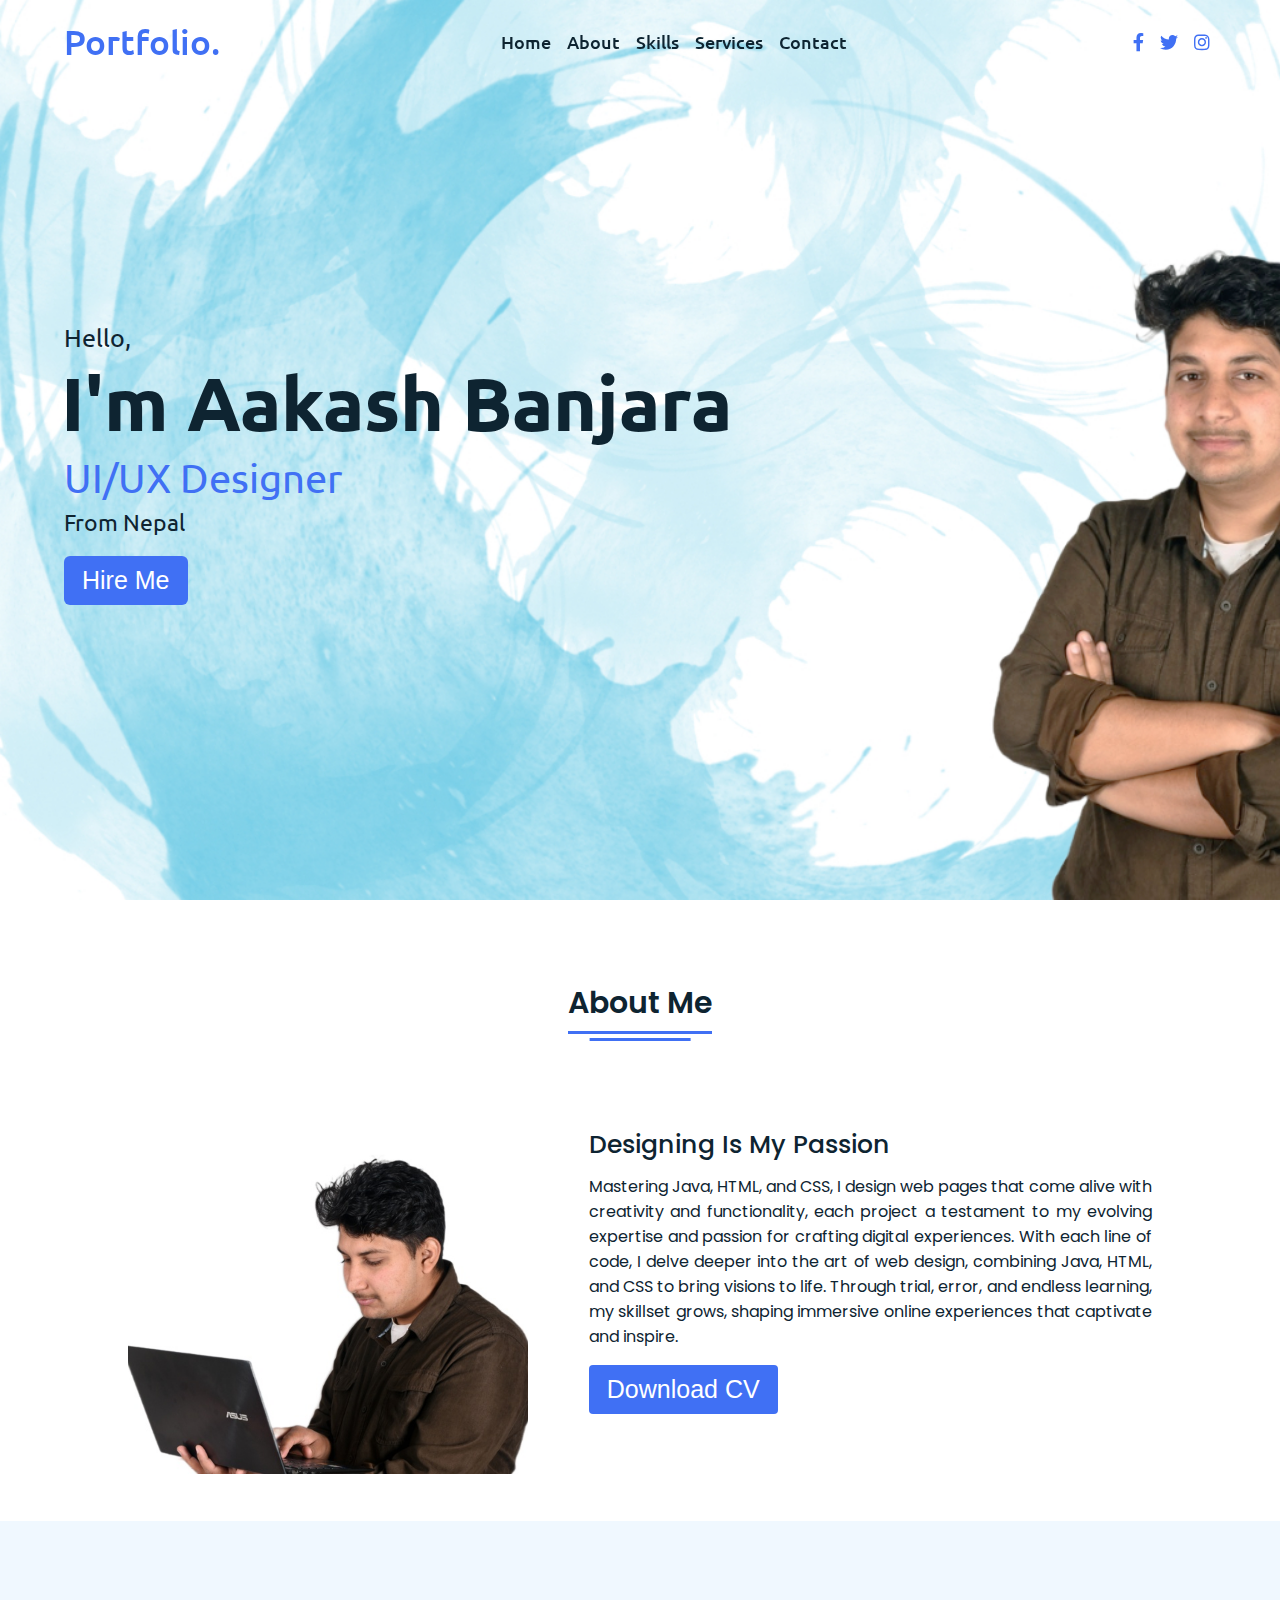
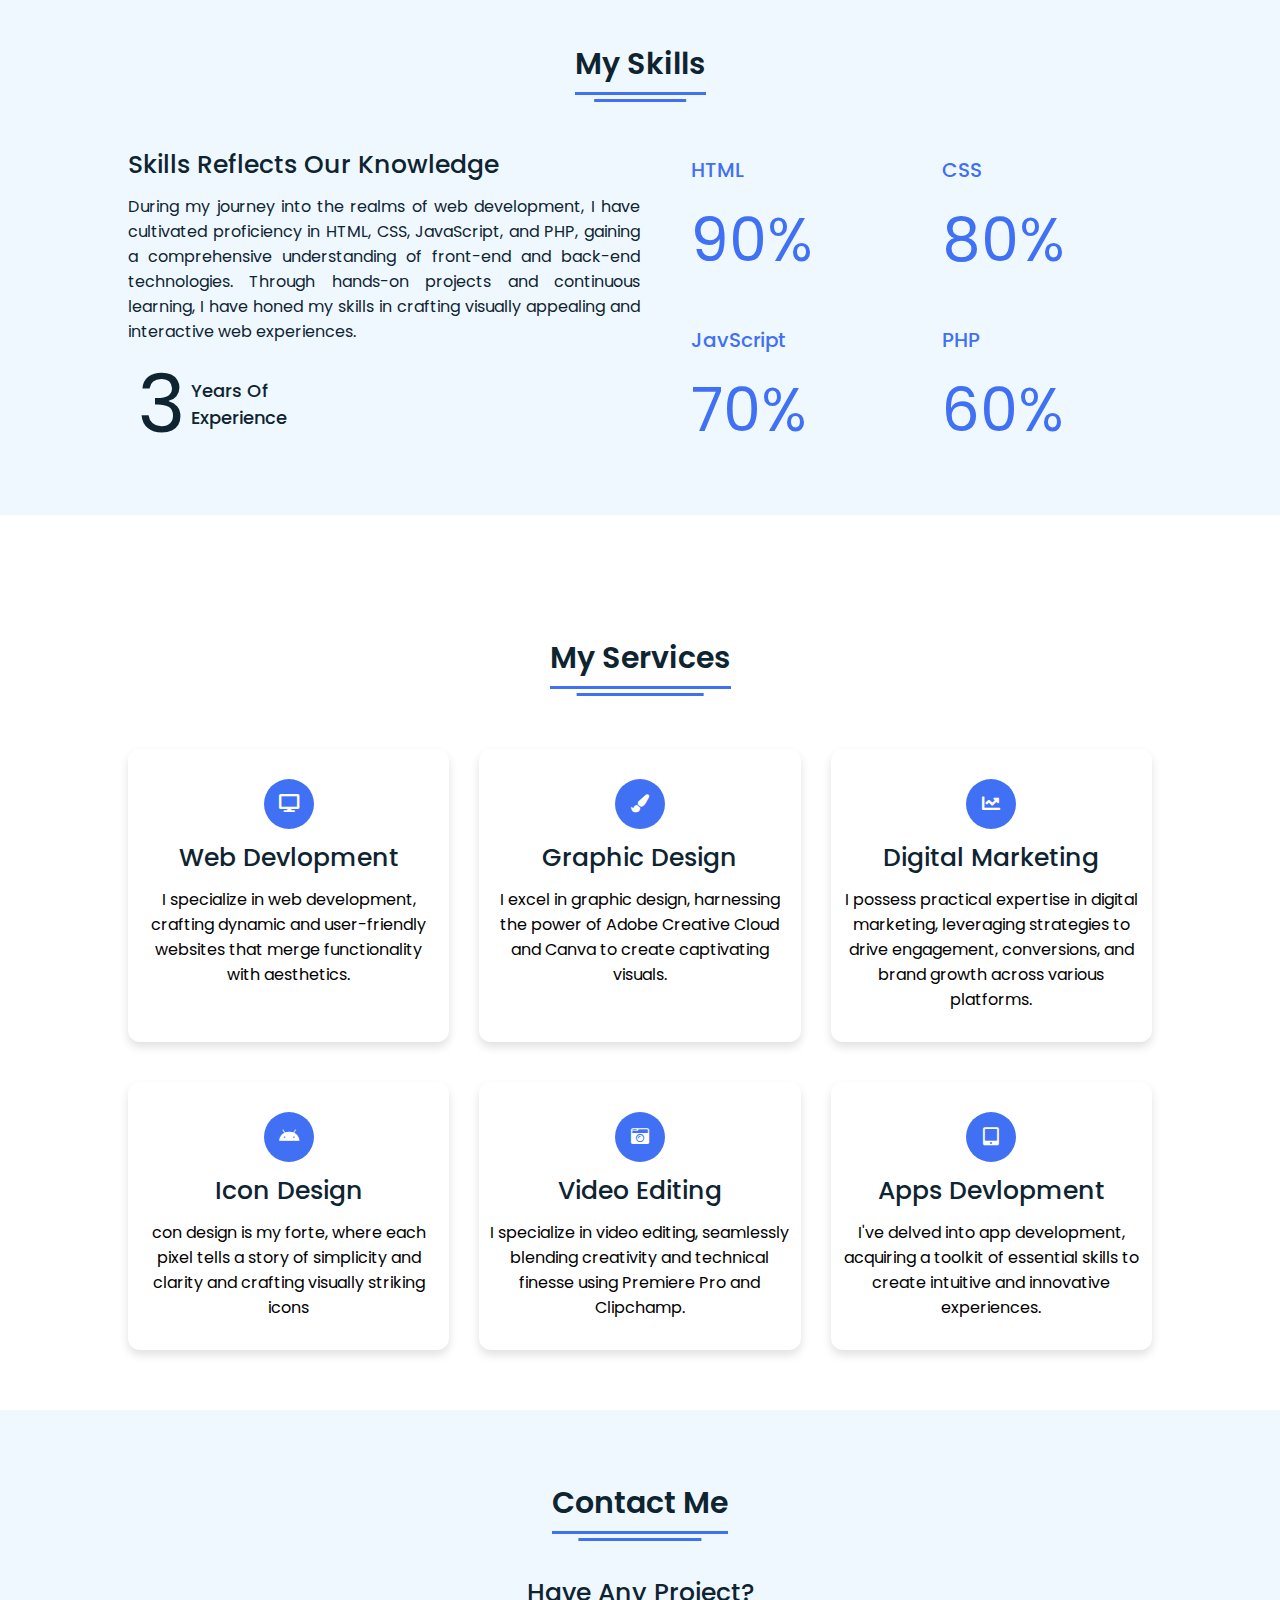
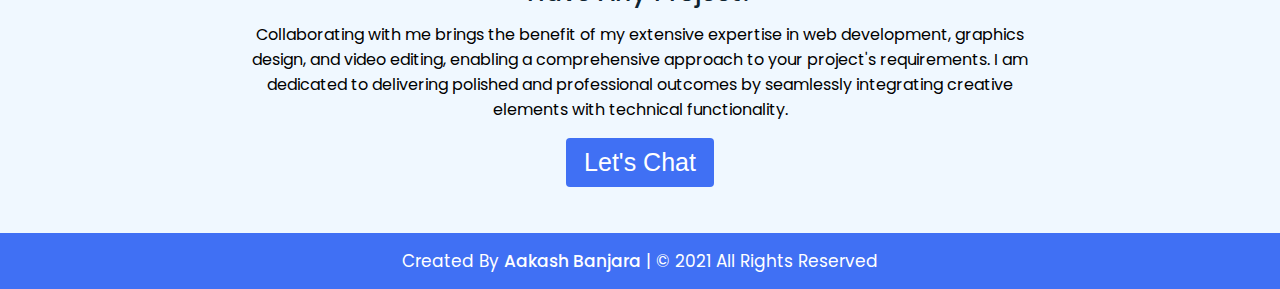
<file: index.html>
<!DOCTYPE html>
<!-- Website - www.codingnepalweb.com -->
<html lang="en" dir="ltr">

  <head>
    <meta charset="UTF-8" />
    <title>Portfolio Website HTML CSS| Aakash Banjara</title>
    <link rel="icon" href="nepalflag.png"/>
    <link rel="stylesheet" href="style.css" />
    <!-- Fontawesome CDN Link -->
    <link rel="stylesheet" href="https://cdnjs.cloudflare.com/ajax/libs/font-awesome/5.15.2/css/all.min.css" />
    <meta name="viewport" content="width=device-width, initial-scale=1.0" />

    <!-- Google tag (gtag.js) -->
<script async src="https://www.googletagmanager.com/gtag/js?id=G-LZSD5VQKHF"></script>
<script>
  window.dataLayer = window.dataLayer || [];
  function gtag(){dataLayer.push(arguments);}
  gtag('js', new Date());

  gtag('config', 'G-LZSD5VQKHF');
</script>

  </head>
  <body>
    <!-- Move to up button -->
    <div class="scroll-button">
      <a href="#home"><i class="fas fa-arrow-up"></i></a>
    </div>
    <!-- navgaition menu -->
    <nav>
      <div class="navbar">
        <div class="logo"><a href="#">Portfolio.</a></div>
        <ul class="menu">
          <li><a href="#home">Home</a></li>
          <li><a href="#about">About</a></li>
          <li><a href="#skills">Skills</a></li>
          <li><a href="#services">Services</a></li>
          <li><a href="#contact">Contact</a></li>
          <div class="cancel-btn">
            <i class="fas fa-times"></i>
          </div>
        </ul>
        <div class="media-icons">
          <a href="https://www.facebook.com/aakash.banjara.144?mibextid=ZbWKwL" "><i class="fab fa-facebook-f"></i></a>
          <a href="#"><i class="fab fa-twitter"></i></a>
          <a href="https://www.instagram.com/lucidplanettrip/?igsh=MW4zbnNpcGtqdTk5MQ%3D%3D""><i class="fab fa-instagram"></i></a>
        </div>
      </div>
      <div class="menu-btn">
        <i class="fas fa-bars"></i>
      </div>
    </nav>

    <!-- Home Section Start -->
    <section class="home" id="home">
      <div class="home-content">
        <div class="text">
          <div class="text-one">Hello,</div>
          <div class="text-two">I'm Aakash Banjara</div>
          <div class="text-three">UI/UX Designer</div>
          <div class="text-four">From Nepal</div>
        </div>
        <div class="button">
          <a href="https://www.linkedin.com/in/aakash-banjara-96bb052a3">
            <button>Hire Me</button>
          </a>
        </div>
      </div>
    </section>

    <!-- About Section Start -->
    <section class="about" id="about">
      <div class="content">
        <div class="title"><span>About Me</span></div>
        <div class="about-details">
          <div class="left">
            <img src="aboutme.jpg" alt="" />
          </div>
          <div class="right">
            <div class="topic">Designing Is My Passion</div>
            <p>
              Mastering Java, HTML, and CSS, I design web pages that come alive with creativity and functionality, each project a testament to my evolving expertise and passion for crafting digital experiences.
              With each line of code, I delve deeper into the art of web design, combining Java, HTML, and CSS to bring visions to life. Through trial, error, and endless learning, my skillset grows, shaping immersive online experiences that captivate and inspire.




            </p>
            <div class="button">
              <a href="mycv.pdf">
              <button>Download CV</button>
            </a>
            </div>
          </div>
        </div>
      </div>
    </section>

    <!-- My Skill Section Start -->
    <!-- Section Tag and Other Div will same where we need to put same CSS -->
    <section class="skills" id="skills">
      <div class="content">
        <div class="title"><span>My Skills</span></div>
        <div class="skills-details">
          <div class="text">
            <div class="topic">Skills Reflects Our Knowledge</div>
            <p>During my journey into the realms of web development, I have cultivated proficiency in HTML, CSS, JavaScript, and PHP, gaining a comprehensive understanding of front-end and back-end technologies. Through hands-on projects and continuous learning, I have honed my skills in crafting visually appealing and interactive web experiences.</p>
            <div class="experience">
              <div class="num">3</div>
              <div class="exp">
                Years Of <br />
                Experience
              </div>
            </div>
          </div>
          <div class="boxes">
            <div class="box">
              <div class="topic">HTML</div>
              <div class="per">90%</div>
            </div>
            <div class="box">
              <div class="topic">CSS</div>
              <div class="per">80%</div>
            </div>
            <div class="box">
              <div class="topic">JavScript</div>
              <div class="per">70%</div>
            </div>
            <div class="box">
              <div class="topic">PHP</div>
              <div class="per">60%</div>
            </div>
          </div>
        </div>
      </div>
    </section>

    <!-- My Services Section Start -->
    <section class="services" id="services">
      <div class="content">
        <div class="title"><span>My Services</span></div>
        <div class="boxes">
          <div class="box">
            <div class="icon">
              <i class="fas fa-desktop"></i>
            </div>
            <div class="topic">Web Devlopment</div>
            <p>I specialize in web development, crafting dynamic and user-friendly websites that merge functionality with aesthetics.


            </p>
          </div>
          <div class="box">
            <div class="icon">
              <i class="fas fa-paint-brush"></i>
            </div>
            <div class="topic">Graphic Design</div>
            <p>I excel in graphic design, harnessing the power of Adobe Creative Cloud and Canva to create captivating visuals. 

            </p>
          </div>
          <div class="box">
            <div class="icon">
              <i class="fas fa-chart-line"></i>
            </div>
            <div class="topic">Digital Marketing</div>
            <p>I possess practical expertise in digital marketing, leveraging strategies to drive engagement, conversions, and brand growth across various platforms.


            </p>
          </div>
          <div class="box">
            <div class="icon">
              <i class="fab fa-android"></i>
            </div>
            <div class="topic">Icon Design</div>
            <p>con design is my forte, where each pixel tells a story of simplicity and clarity and crafting visually striking icons  </p>
          </div>
          <div class="box">
            <div class="icon">
              <i class="fas fa-camera-retro"></i>
            </div>
            <div class="topic">Video Editing</div>
            <p> I specialize in video editing, seamlessly blending creativity and technical finesse using Premiere Pro and Clipchamp.


            </p>
          </div>
          <div class="box">
            <div class="icon">
              <i class="fas fa-tablet-alt"></i>
            </div>
            <div class="topic">Apps Devlopment</div>
            <p>I've delved into app development, acquiring a toolkit of essential skills to create intuitive and innovative experiences.</p>
          </div>
        </div>
      </div>
    </section>

    <!-- Contact Me section Start -->
    <section class="contact" id="contact">
      <div class="content">
        <div class="title"><span>Contact Me</span></div>
        <div class="text">
          <div class="topic">Have Any Project?</div>
          <p>Collaborating with me brings the benefit of my extensive expertise in web development, graphics design, and video editing, enabling a comprehensive approach to your project's requirements. I am dedicated to delivering polished and professional outcomes by seamlessly integrating creative elements with technical functionality. </p>
          <div class="button">
            <a href="chat.html">
            <button>Let's Chat</button>
            </a>
          </div>
        </div>
      </div>
    </section>

    <!-- Footer Section Start -->
    <footer>
      <div class="text">
        <span>Created By <a href="#">Aakash Banjara</a> | &#169; 2021 All Rights Reserved</span>
      </div>
    </footer>

    <script src="script.js"></script>
  </body>
</html>
</file>
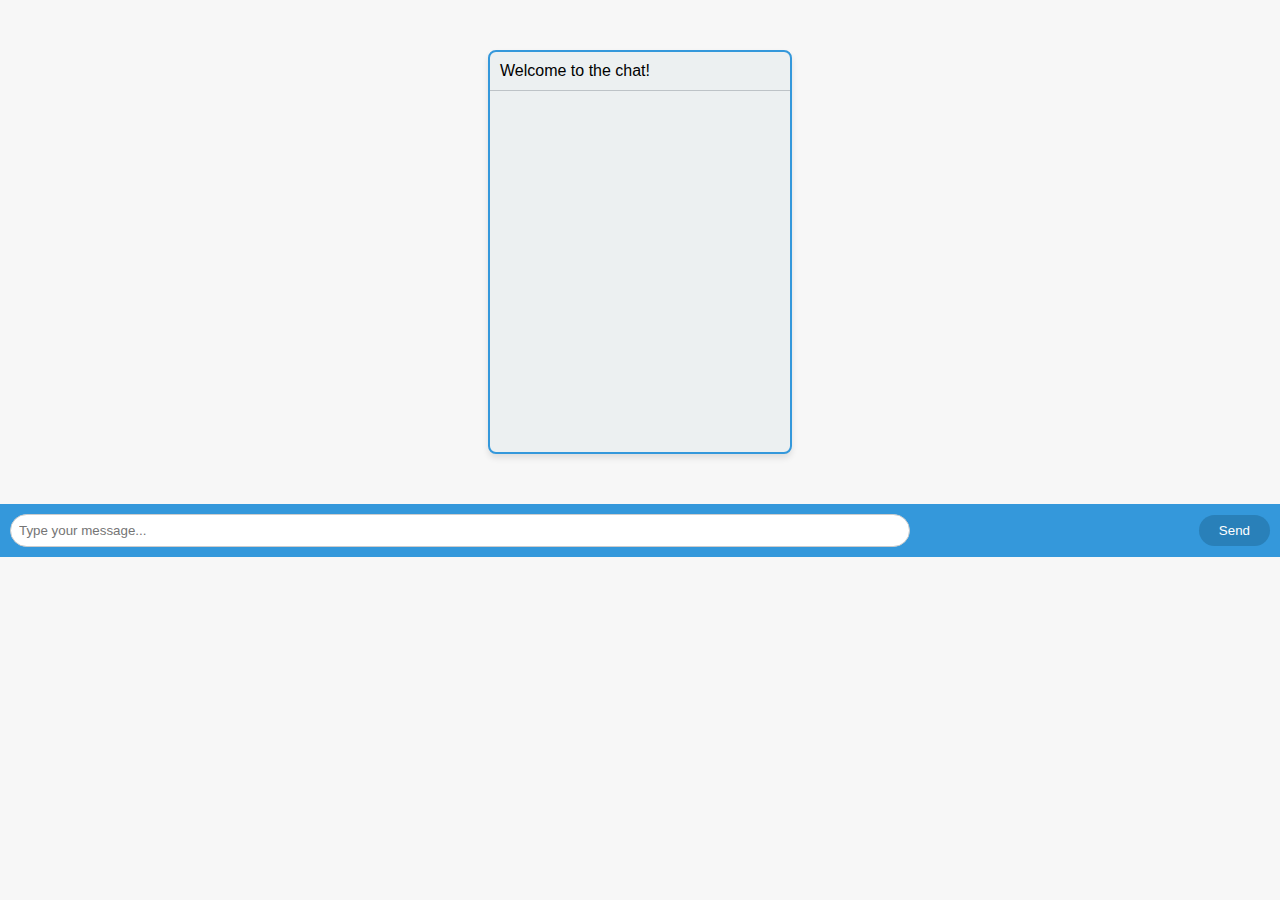
<file: chat.html>
<!DOCTYPE html>
<html lang="en">
<head>
<meta charset="UTF-8">
<meta name="viewport" content="width=device-width, initial-scale=1.0">
<title>Chatbox</title>
<style>
  body {
    font-family: Arial, sans-serif;
    margin: 0;
    padding: 0;
    background-color: #f7f7f7;
  }
  .chatbox {
    width: 300px;
    height: 400px;
    border: 2px solid #3498db; /* Blue border */
    border-radius: 8px;
    overflow-y: scroll;
    margin: 50px auto;
    background-color: #ecf0f1; /* Light blue background */
    box-shadow: 0 4px 6px rgba(0, 0, 0, 0.1);
  }
  .message {
    padding: 10px;
    border-bottom: 1px solid #bdc3c7; /* Lighter blue border */
  }
  .user-message {
    text-align: right;
  }
  .input-container {
    display: flex;
    justify-content: space-between;
    align-items: center;
    padding: 10px;
    background-color: #3498db; /* Blue background */
  }
  input[type="text"] {
    width: 70%;
    padding: 8px;
    border-radius: 20px;
    border: 1px solid #ccc;
    outline: none;
  }
  input[type="text"]:focus {
    border-color: #666;
  }
  button {
    padding: 8px 20px;
    border: none;
    border-radius: 20px;
    background-color: #2980b9; /* Darker blue */
    color: white;
    cursor: pointer;
    transition: background-color 0.3s;
  }
  button:hover {
    background-color: #1e8bc3; /* Slightly darker blue on hover */
  }
</style>
</head>
<body>

<div class="chatbox" id="chatbox">
  <div class="message bot-message">Welcome to the chat!</div>
</div>

<div class="input-container">
  <input type="text" id="userInput" placeholder="Type your message...">
  <button onclick="sendMessage()">Send</button>
</div>

<script>
  function sendMessage() {
    var userInput = document.getElementById("userInput").value;
    if (userInput !== "") {
      var chatbox = document.getElementById("chatbox");
      var userMessage = document.createElement("div");
      userMessage.classList.add("message", "user-message");
      userMessage.textContent = userInput;
      chatbox.appendChild(userMessage);

      // For demonstration purposes, let's just echo the user's message
      var botMessage = document.createElement("div");
      botMessage.classList.add("message", "bot-message");
      botMessage.textContent = "You said: " + userInput;
      chatbox.appendChild(botMessage);

      // Clear the input field after sending the message
      document.getElementById("userInput").value = "";

      // Scroll to the bottom of the chatbox
      chatbox.scrollTop = chatbox.scrollHeight;
    }
  }
</script>

</body>
</html>
</file>
<file: style.css>
/* Google Font CDN Link */
@import url('https://fonts.googleapis.com/css2?family=Poppins:wght@400;500;600;700&family=Ubuntu:wght@400;500;700&display=swap');
*{
  margin: 0;
  padding: 0;
  box-sizing: border-box;
  text-decoration: none;
  scroll-behavior: smooth;
}

/* Custom Scroll Bar CSS */
::-webkit-scrollbar {
    width: 10px;
}
::-webkit-scrollbar-track {
    background: #f1f1f1;
}
::-webkit-scrollbar-thumb {
    background: #6e93f7;
    border-radius: 12px;
    transition: all 0.3s ease;
}

::-webkit-scrollbar-thumb:hover {
    background: #4070f4;
}
/* navbar styling */
nav{
  position: fixed;
  width: 100%;
  padding: 20px 0;
  z-index: 998;
  transition: all 0.3s ease;
  font-family: 'Ubuntu', sans-serif;
}
nav.sticky{
  background: #4070f4;
  padding: 13px 0;
}
nav .navbar{
  width: 90%;
  display: flex;
  justify-content: space-between;
  align-items: center;
  margin: auto;
}
nav .navbar .logo a{
  font-weight: 500;
  font-size: 35px;
  color: #4070f4;
}
nav.sticky .navbar .logo a{
  color: #fff;
}
nav .navbar .menu{
  display: flex;
  position: relative;
}
nav .navbar .menu li{
  list-style: none;
  margin: 0 8px;
}
.navbar .menu a{
  font-size: 18px;
  font-weight: 500;
  color: #0E2431;
  padding: 6px 0;
  transition: all 0.4s ease;
}
.navbar .menu a:hover{
  color: #4070f4;
}
nav.sticky .menu a{
  color: #FFF;
}
nav.sticky .menu a:hover{
  color: #0E2431;
}
.navbar .media-icons a{
  color: #4070f4;
  font-size: 18px;
  margin: 0 6px;
}
nav.sticky .media-icons a{
  color: #FFF;
}

/* Side Navigation Menu Button CSS */
nav .menu-btn,
.navbar .menu .cancel-btn{
  position: absolute;
  color: #fff;
  right: 30px;
  top: 20px;
  font-size: 20px;
  cursor: pointer;
  transition: all 0.3s ease;
  display: none;
}
nav .menu-btn{
  color: #4070f4;
}
nav.sticky .menu-btn{
  color: #FFF;
}
.navbar .menu .menu-btn{
  color: #fff;
}

/* home section styling */
.home{
  height: 100vh;
  width: 100%;
  background: url("backgroundme.jpeg") no-repeat;
  background-size: cover;
  background-position: center;
  background-attachment: fixed;
  font-family: 'Ubuntu', sans-serif;
}
.home .home-content{
  width: 90%;
  height: 100%;
  margin: auto;
  display: flex;
  flex-direction: column;
  justify-content: center;
}
.home .text-one{
  font-size: 25px;
  color: #0E2431;
}
.home .text-two{
  color: #0E2431;
  font-size: 75px;
  font-weight: 600;
  margin-left: -3px;
}
.home .text-three{
  font-size: 40px;
  margin: 5px 0;
  color: #4070f4;
}
.home .text-four{
  font-size: 23px;
  margin: 5px 0;
  color: #0E2431;
}
.home .button{
  margin: 14px 0;
}
.home .button button{
  outline: none;
  padding: 8px 16px;
  border-radius: 6px;
  font-size: 25px;
  font-weight: 400;
  background: #4070f4;
  color: #fff;
  cursor: pointer;
  border: 2px solid transparent;
  transition: all 0.4s ease;
}
.home .button button:hover{
  border-color: #4070f4;
  background-color: #fff;
  color: #4070f4;
}

/* About Section Styling */
/* Those Elements Where We Have Apply Same CSS,
 I'm Selecting Directly 'Section Tag' and 'Class'  */
section{
  padding-top: 40px;
}
section .content{
  width: 80%;
  margin: 40px auto;
  font-family: 'Poppins', sans-serif;
}
.about .about-details{
  display: flex;
  justify-content: space-between;
  align-items: center;
}
section .title{
  display: flex;
  justify-content: center;
  margin-bottom: 40px;
}
section .title span{
  color: #0E2431;
  font-size: 30px;
  font-weight: 600;
  position: relative;
  padding-bottom: 8px;
}
section .title span::before,
section .title span::after{
  content: '';
  position: absolute;
  height: 3px;
  width: 100%;
  background: #4070f4;
  left: 0;
  bottom: 0;
}
section .title span::after{
  bottom: -7px;
  width: 70%;
  left: 50%;
  transform: translateX(-50%);
}
.about .about-details .left{
  width: 45%;
}
.about .left img{
  height: 400px;
  width: 400px;
  object-fit: cover;
  border-radius: 12px;
}
.about-details .right{
  width: 55%;
}
section  .topic{
  color: #0E2431;
  font-size: 25px;
  font-weight: 500;
  margin-bottom: 10px;
}
.about-details .right p{
  text-align: justify;
  color: #0E2431;
}
section .button{
  margin: 16px 0;
}
section .button button{
  outline: none;
  padding: 8px 16px;
  border-radius: 4px;
  font-size: 25px;
  font-weight: 400;
  background: #4070f4;
  color: #fff;
  border: 2px solid transparent;
  cursor: pointer;
  transition: all 0.4s ease;
}
section .button button:hover{
  border-color: #4070f4;
  background-color: #fff;
  color: #4070f4;
}

 /* My Skills CSS */
 .skills{
   background: #F0F8FF;
 }
 .skills .content{
   padding: 40px 0;
 }
 .skills .skills-details{
   display: flex;
   justify-content: space-between;
   align-items: center;
 }
 .skills-details .text{
   width: 50%;
 }
 .skills-details p{
   color: #0E2431;
   text-align: justify;
 }
.skills .skills-details .experience{
  display: flex;
  align-items: center;
  margin: 0 10px;
}
.skills-details .experience .num{
  color: #0E2431;
  font-size: 80px;
}
.skills-details .experience .exp{
  color: #0E2431;
  margin-left: 20px;
  font-size: 18px;
  font-weight: 500;
  margin: 0 6px;
}
.skills-details .boxes{
  width: 45%;
  display: flex;
  flex-wrap: wrap;
  justify-content: space-between;
}
.skills-details .box{
  width: calc(100% / 2 - 20px);
  margin: 20px 0;
}
.skills-details .boxes .topic{
  font-size: 20px;
  color: #4070f4;
}
.skills-details .boxes .per{
  font-size: 60px;
  color: #4070f4;
}

/* My Services CSS */
.services .boxes{
  display: flex;
  flex-wrap: wrap;
  justify-content: space-between;
}
.services .boxes .box{
  margin: 20px 0;
  width: calc(100% / 3 - 20px);
  text-align: center;
  border-radius: 12px;
  padding: 30px 10px;
  box-shadow: 0 5px 10px rgba(0, 0, 0, 0.12);
  cursor: default;
  transition: all 0.4s ease;
}
.services .boxes .box:hover{
  background: #4070f4;
  color: #fff;
}
.services .boxes .box .icon{
  height: 50px;
  width: 50px;
  background: #4070f4;
  border-radius: 50%;
  text-align: center;
  line-height: 50px;
  font-size: 18px;
  color: #fff;
  margin: 0 auto 10px auto;
  transition: all 0.4s ease;
}
.boxes .box:hover .icon{
  background-color: #fff;
  color: #4070f4;
}
.services .boxes .box:hover .topic,
.services .boxes .box:hover p{
  color: #0E2431;
  transition: all 0.4s ease;
}
.services .boxes .box:hover .topic,
.services .boxes .box:hover p{
  color: #fff;
}
/* Contact Me CSS */
.contact{
  background: #F0F8FF;
}
.contact .content{
  margin: 0 auto;
  padding: 30px 0;
}
.contact .text{
  width: 80%;
  text-align: center;
  margin: auto;
}

/* Footer CSS */
footer{
  background: #4070f4;
  padding: 15px 0;
  text-align: center;
  font-family: 'Poppins', sans-serif;
}
footer .text span{
  font-size: 17px;
  font-weight: 400;
  color: #fff;
}
footer .text span a{
  font-weight: 500;
  color: #FFF;
}
footer .text span a:hover{
  text-decoration: underline;
}
/* Scroll TO Top Button CSS */
.scroll-button a{
  position: fixed;
  bottom: 20px;
  right: 20px;
  color: #fff;
  background: #4070f4;
  padding: 7px 12px;;
  font-size: 18px;
  border-radius: 6px;
  box-shadow: rgba(0, 0, 0, 0.15);
  display: none;
}

/* Responsive Media Query */
@media (max-width: 1190px) {
  section .content{
    width: 85%;
  }
}
@media (max-width: 1000px) {
  .about .about-details{
    justify-content: center;
    flex-direction: column;
  }
  .about .about-details .left{
    display: flex;
    justify-content: center;
    width: 100%;
  }
  .about-details .right{
    width: 90%;
    margin: 40px 0;
  }
  .services .boxes .box{
    margin: 20px 0;
    width: calc(100% / 2 - 20px);
  }
}
@media (max-width: 900px) {
  .about .left img{
    height: 350px;
    width: 350px;
  }
}

@media (max-width: 750px) {
  nav .navbar{
    width: 90%;
  }
  nav .navbar .menu{
    position: fixed;
    left: -100%;
    top: 0;
    background: #0E2431;
    height: 100vh;
    max-width: 400px;
    width: 100%;
    padding-top: 60px;
    flex-direction: column;
    align-items: center;
    transition: all 0.5s ease;
  }
  .navbar.active .menu{
    left: 0;
  }
  nav .navbar .menu a{
    font-size: 23px;
    display: block;
    color: #fff;
    margin: 10px 0;
  }
  nav.sticky .menu a:hover{
    color: #4070f4;
  }
  nav .navbar .media-icons{
    display: none;
  }
  nav .menu-btn,
  .navbar .menu .cancel-btn{
    display: block;
  }
  .home .text-two{
    font-size: 65px;
  }
  .home .text-three{
    font-size: 35px;
  }
  .skills .skills-details{
    align-items: center;
    justify-content: center;
    flex-direction: column;
  }
  .skills-details .text{
    width: 100%;
    margin-bottom: 50px;
  }
  .skills-details .boxes{
    justify-content: center;
    align-items: center;
    width: 100%;
  }
  .services .boxes .box{
    margin: 20px 0;
    width: 100%;
  }
  .contact .text{
    width: 100%;
}
}

@media (max-width: 500px){
  .home .text-two{
    font-size: 55px;
  }
  .home .text-three{
    font-size: 33px;
  }
  .skills-details .boxes .per{
    font-size: 50px;
    color: #4070f4;
  }
}
</file>
